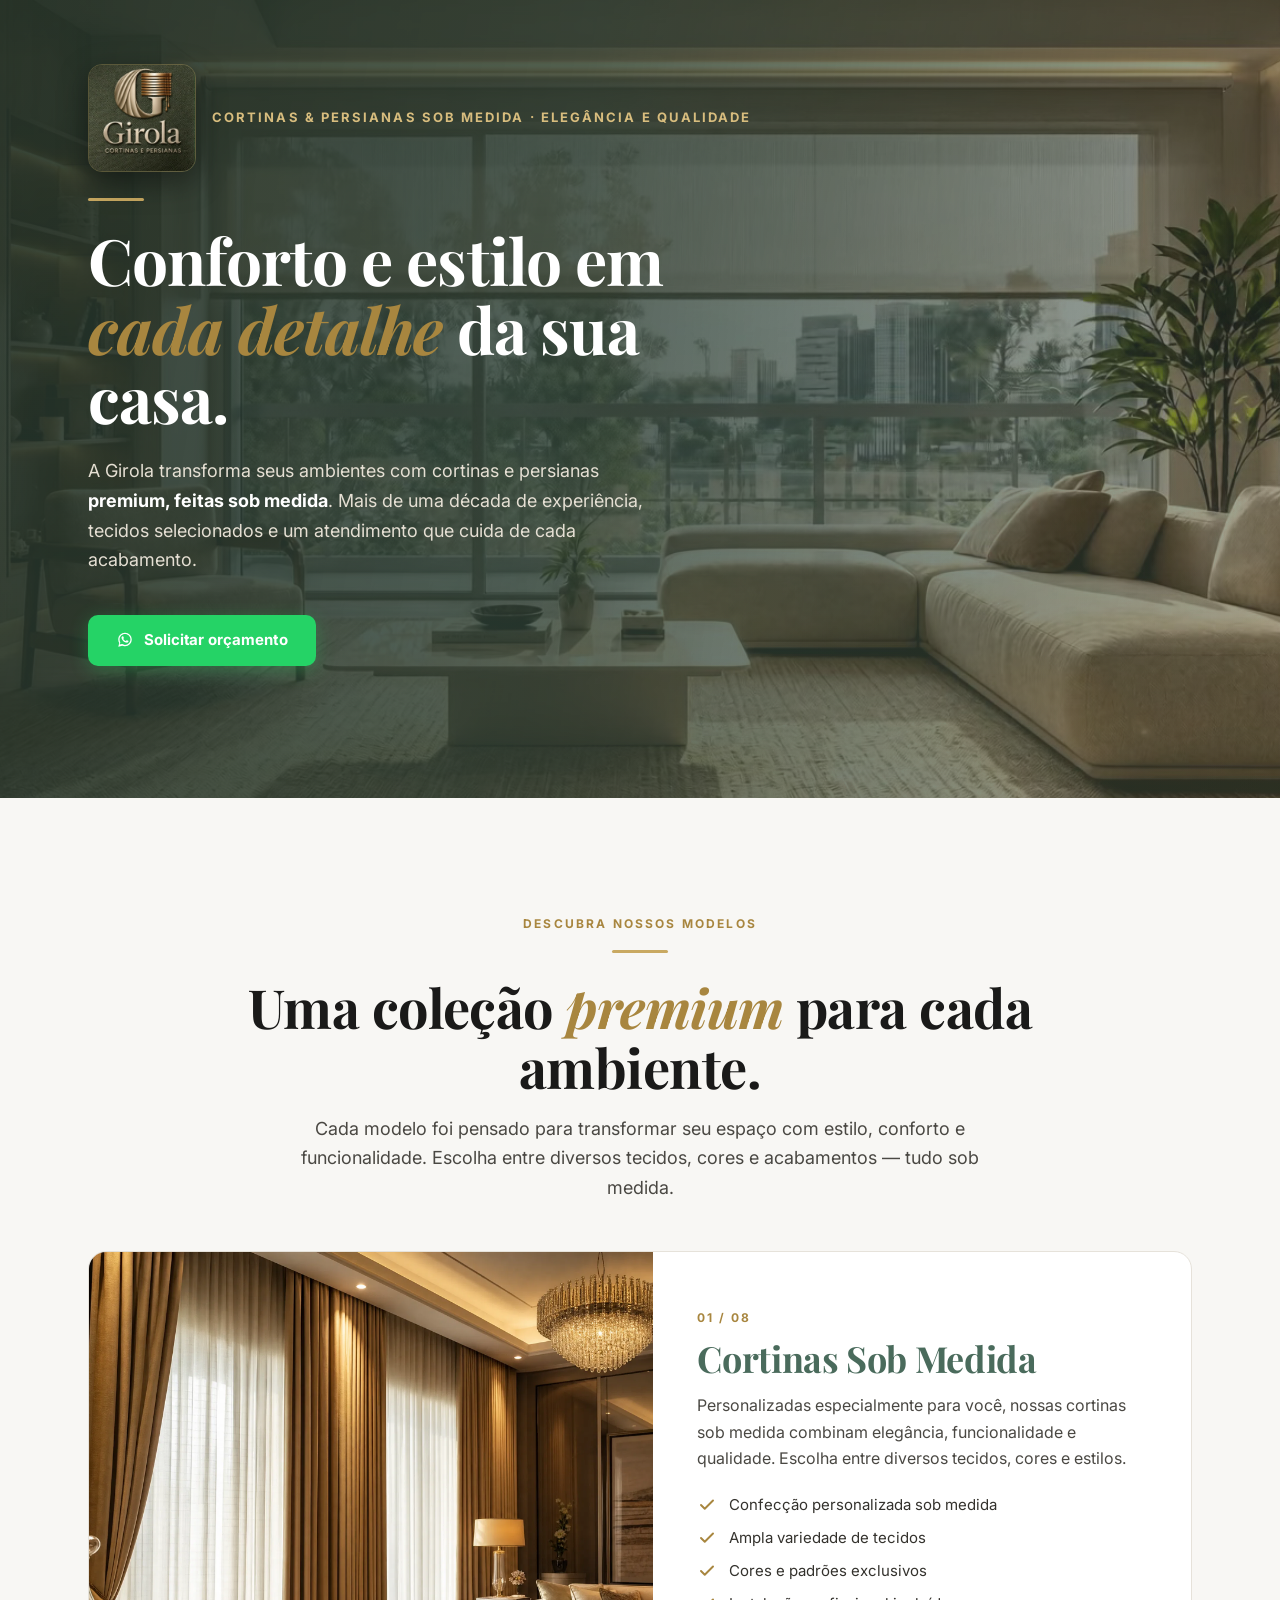
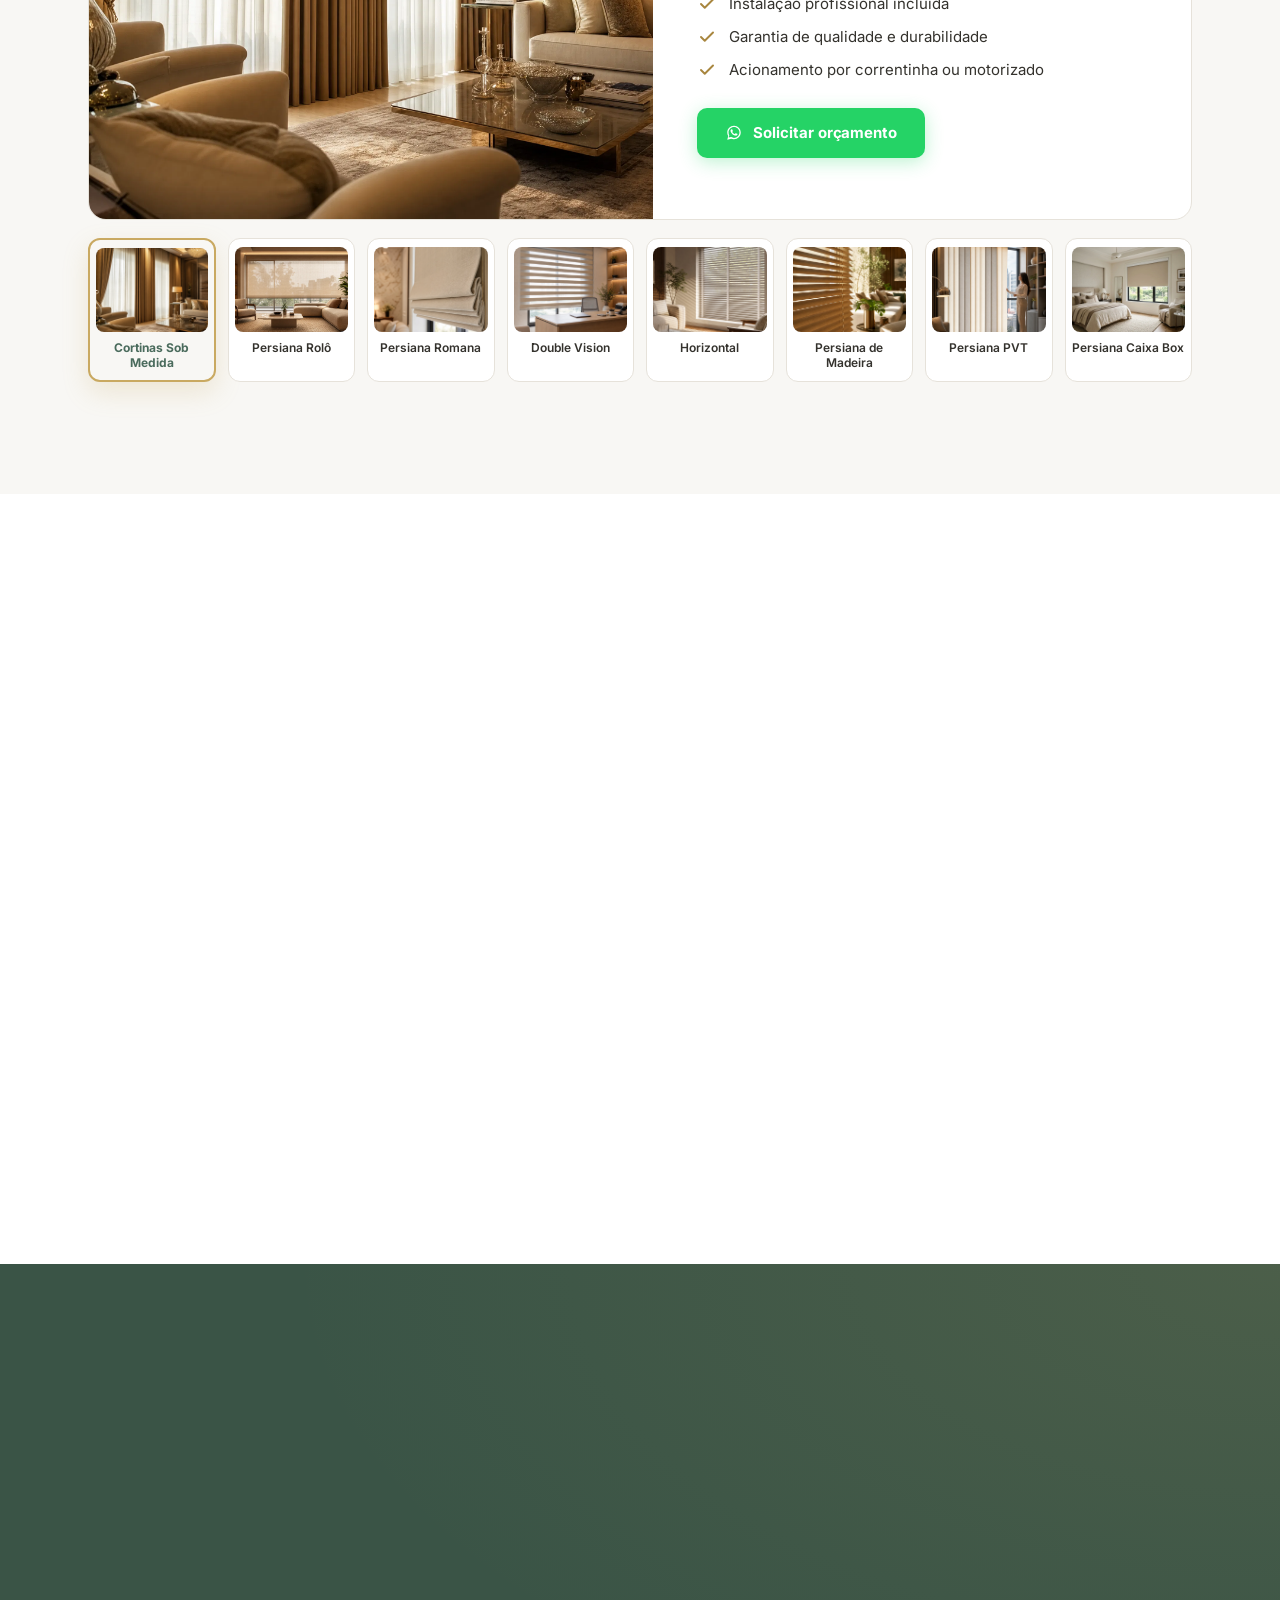
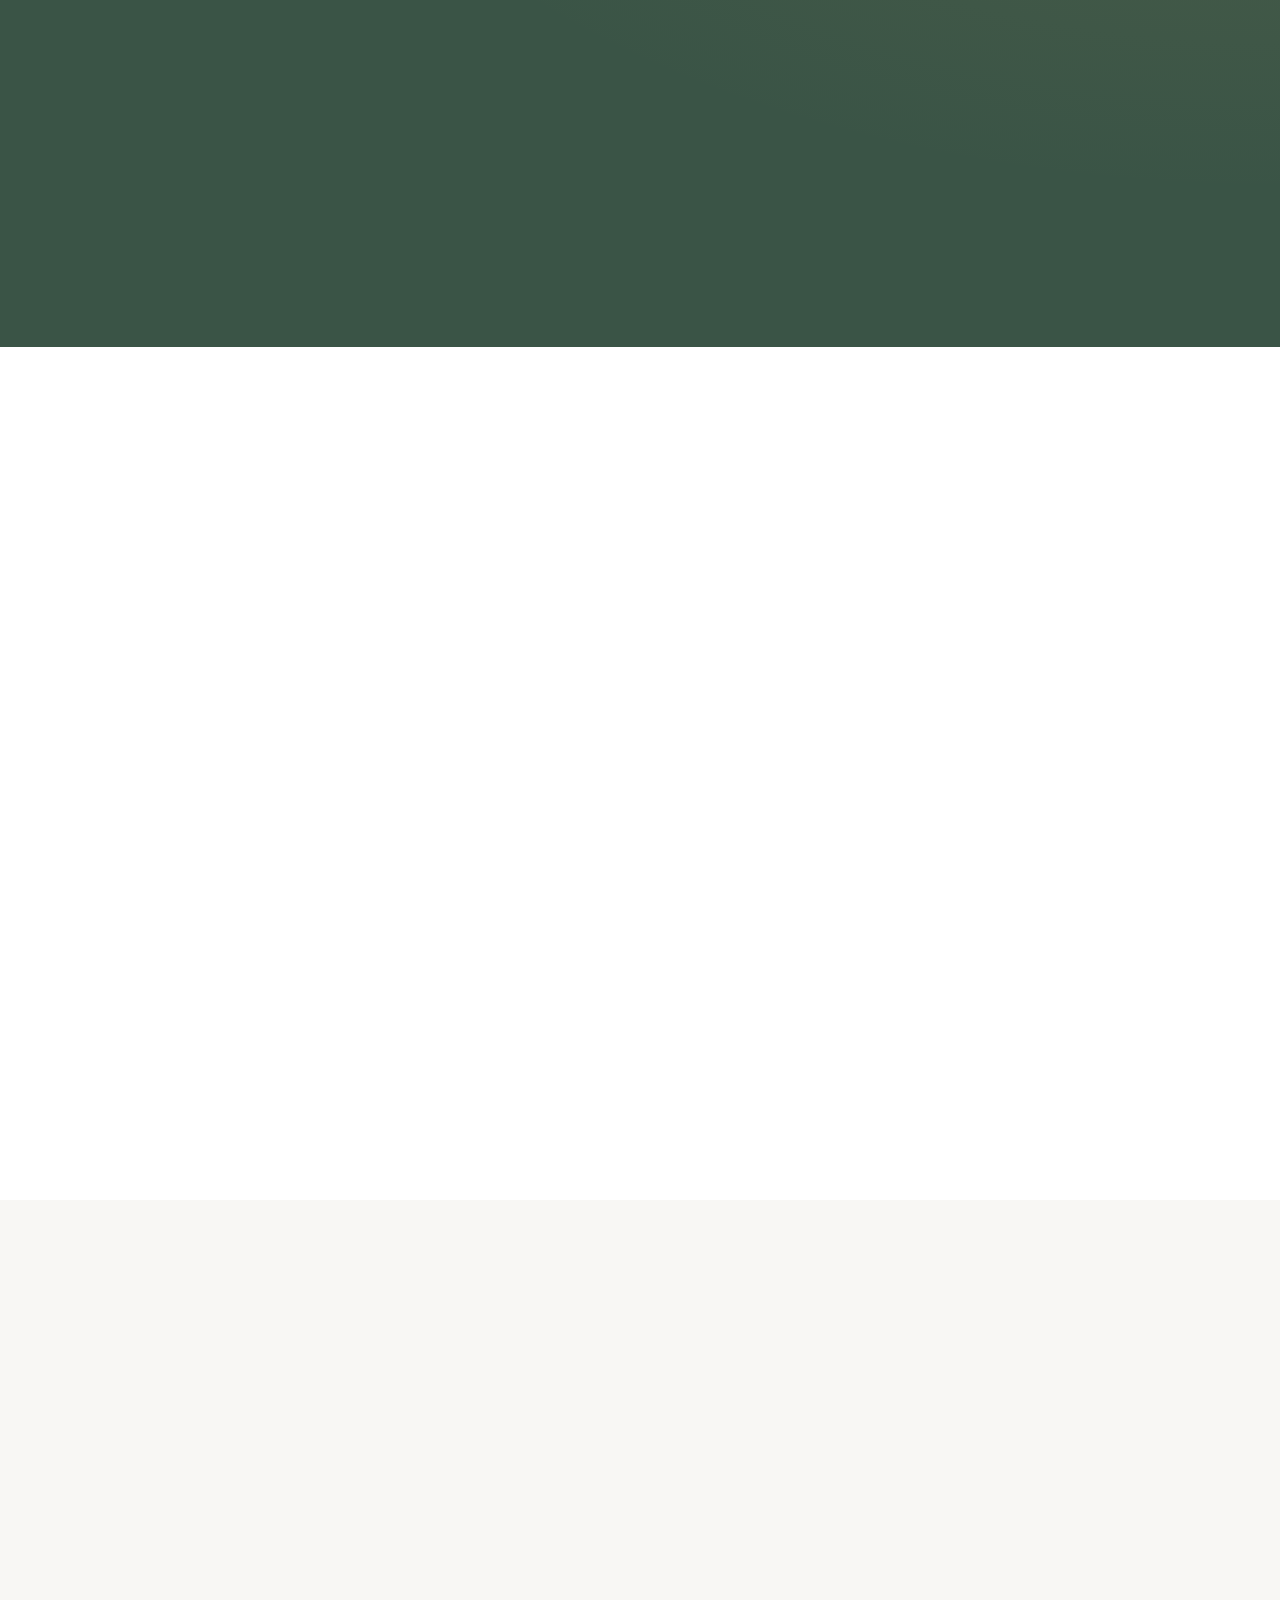
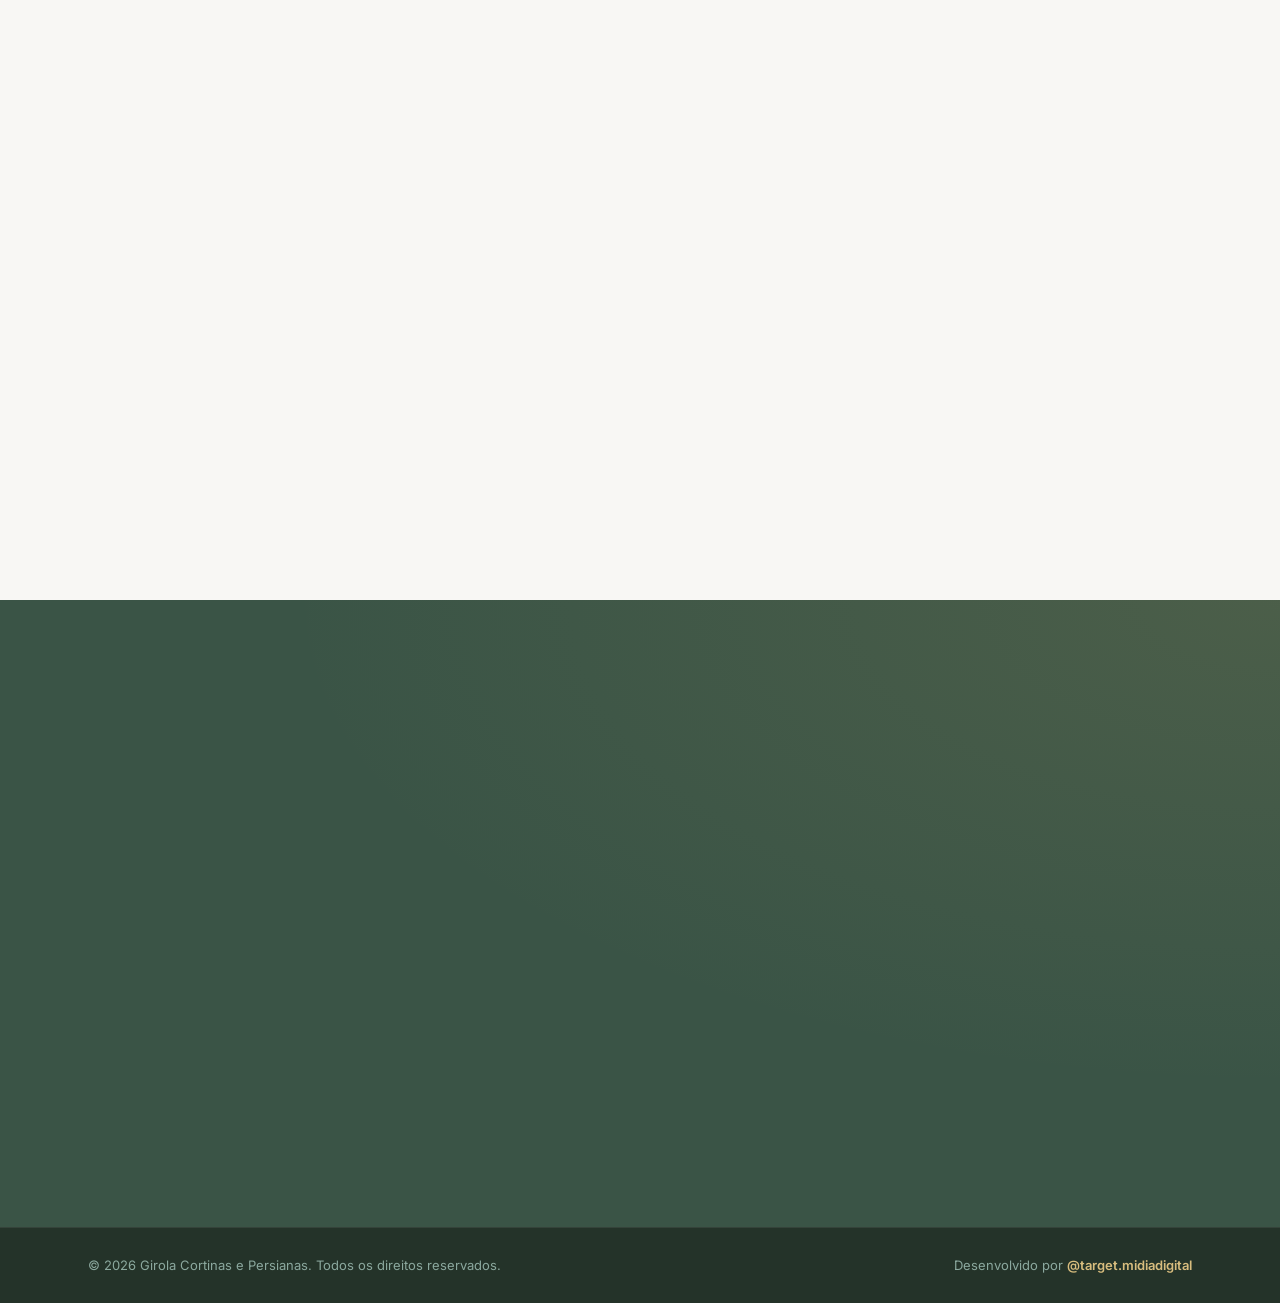
<file: index.html>
<!DOCTYPE html>
<html lang="pt-BR">
<head>
  <meta charset="UTF-8">
  <!-- Google Tag Manager -->
  <script>(function(w,d,s,l,i){w[l]=w[l]||[];w[l].push({'gtm.start':
  new Date().getTime(),event:'gtm.js'});var f=d.getElementsByTagName(s)[0],
  j=d.createElement(s),dl=l!='dataLayer'?'&l='+l:'';j.async=true;j.src=
  'https://www.googletagmanager.com/gtm.js?id='+i+dl;f.parentNode.insertBefore(j,f);
  })(window,document,'script','dataLayer','GTM-5LZ2KSHK');</script>
  <!-- End Google Tag Manager -->
  <meta name="viewport" content="width=device-width, initial-scale=1.0">
  <title>Girola Cortinas e Persianas — Cortinas e Persianas Sob Medida · Elegância e Qualidade</title>
  <meta name="description" content="Cortinas e persianas premium sob medida. Mais de 10 anos transformando espaços com elegância, conforto e qualidade. Rolô, Romana, Double Vision, Horizontal, Madeira, PVT e Caixa Box. Orçamento pelo WhatsApp (48) 98824-4446.">
  <link rel="icon" href="assets/logo.webp">
  <link rel="preconnect" href="https://fonts.googleapis.com">
  <link rel="preconnect" href="https://fonts.gstatic.com" crossorigin>
  <link href="https://fonts.googleapis.com/css2?family=Playfair+Display:wght@500;600;700&family=Inter:wght@400;500;600;700&display=swap" rel="stylesheet">
  <link rel="stylesheet" href="assets/style.css">
</head>
<body>
  <!-- Google Tag Manager (noscript) -->
  <noscript><iframe src="https://www.googletagmanager.com/ns.html?id=GTM-5LZ2KSHK"
  height="0" width="0" style="display:none;visibility:hidden"></iframe></noscript>
  <!-- End Google Tag Manager (noscript) -->

  <main>

    <!-- ═════════ HERO ═════════ -->
    <section id="hero" class="hero-bg">
      <video class="hero-video" autoplay muted loop playsinline webkit-playsinline preload="auto" poster="assets/hero.webp" disablepictureinpicture>
        <source src="assets/hero-loop.webm" type="video/webm">
        <source src="assets/hero-loop.mp4" type="video/mp4">
      </video>
      <div class="hero-overlay"></div>
      <div class="container hero-inner">
        <div class="hero-text reveal">
          <div class="hero-brand">
            <img src="assets/logo.webp" alt="Girola Cortinas e Persianas" class="hero-logo">
            <span class="hero-brand-text">Cortinas &amp; Persianas sob medida · Elegância e Qualidade</span>
          </div>
          <span class="gold-bar"></span>
          <h1 class="hero-title">
            Conforto e estilo em <span class="accent">cada detalhe</span> da sua casa.
          </h1>
          <p class="hero-sub">
            A Girola transforma seus ambientes com cortinas e persianas <strong>premium, feitas sob medida</strong>. Mais de uma década de experiência, tecidos selecionados e um atendimento que cuida de cada acabamento.
          </p>
          <div class="hero-cta-group">
            <a href="https://wa.me/5548988244446?text=Olá%20Girola!%20Gostaria%20de%20um%20orçamento%20de%20cortinas%2Fpersianas%20sob%20medida." target="_blank" rel="noopener" class="btn btn-wa">
              <span class="wa-icon" aria-hidden="true"></span>
              Solicitar orçamento
            </a>
          </div>
        </div>
      </div>
    </section>

    <!-- ═════════ DOBRA 2 · MODELOS ═════════ -->
    <section id="modelos" class="bg-soft">
      <div class="container">
        <div class="eyebrow-block reveal centered">
          <div class="section-tag">Descubra nossos modelos</div>
          <span class="gold-bar centered"></span>
          <h2 class="section-title">Uma coleção <span class="accent">premium</span> para cada ambiente.</h2>
          <p class="section-sub">Cada modelo foi pensado para transformar seu espaço com estilo, conforto e funcionalidade. Escolha entre diversos tecidos, cores e acabamentos — tudo sob medida.</p>
        </div>

        <div class="modelos-showcase reveal" id="modelos-showcase">
          <div class="showcase-stage">

              <article class="modelo-slide showcase-panel active">
                <div class="modelo-slide-photo"><img src="assets/cortina.webp" alt="Cortinas Sob Medida" loading="lazy"></div>
                <div class="modelo-slide-info">
                  <span class="modelo-slide-count">01 / 08</span>
                  <h3 class="modelo-slide-name">Cortinas Sob Medida</h3>
                  <p class="modelo-slide-desc">Personalizadas especialmente para você, nossas cortinas sob medida combinam elegância, funcionalidade e qualidade. Escolha entre diversos tecidos, cores e estilos.</p>
                  <ul class="modelo-slide-features">
                    <li><span class="feat-check"></span>Confecção personalizada sob medida</li>
                    <li><span class="feat-check"></span>Ampla variedade de tecidos</li>
                    <li><span class="feat-check"></span>Cores e padrões exclusivos</li>
                    <li><span class="feat-check"></span>Instalação profissional incluída</li>
                    <li><span class="feat-check"></span>Garantia de qualidade e durabilidade</li>
                    <li><span class="feat-check"></span>Acionamento por correntinha ou motorizado</li>
                  </ul>
                  <a href="https://wa.me/5548988244446?text=Olá%20Girola!%20Gostaria%20de%20um%20orçamento%20de%20cortinas%2Fpersianas%20sob%20medida.%20(*Cortinas%20Sob%20Medida*)" target="_blank" rel="noopener" class="btn btn-wa">
                    <span class="wa-icon" aria-hidden="true"></span>Solicitar orçamento
                  </a>
                </div>
              </article>

              <article class="modelo-slide showcase-panel">
                <div class="modelo-slide-photo"><img src="assets/persiana-rolo.webp" alt="Persiana Rolô" loading="lazy"></div>
                <div class="modelo-slide-info">
                  <span class="modelo-slide-count">02 / 08</span>
                  <h3 class="modelo-slide-name">Persiana Rolô</h3>
                  <p class="modelo-slide-desc">Moderna e funcional, a persiana rolô é perfeita para ambientes que exigem praticidade e elegância. Disponível em diversos tecidos e cores, oferece controle total de luminosidade com um toque suave.</p>
                  <ul class="modelo-slide-features">
                    <li><span class="feat-check"></span>Mecanismo suave e silencioso</li>
                    <li><span class="feat-check"></span>Múltiplas opções de tecido</li>
                    <li><span class="feat-check"></span>Fácil limpeza e manutenção</li>
                    <li><span class="feat-check"></span>Ideal para cozinhas e escritórios</li>
                    <li><span class="feat-check"></span>Disponível em blackout e tela solar</li>
                    <li><span class="feat-check"></span>Acionamento por correntinha ou motorizado</li>
                  </ul>
                  <a href="https://wa.me/5548988244446?text=Olá%20Girola!%20Gostaria%20de%20um%20orçamento%20de%20cortinas%2Fpersianas%20sob%20medida.%20(*Persiana%20Rolô*)" target="_blank" rel="noopener" class="btn btn-wa">
                    <span class="wa-icon" aria-hidden="true"></span>Solicitar orçamento
                  </a>
                </div>
              </article>

              <article class="modelo-slide showcase-panel">
                <div class="modelo-slide-photo"><img src="assets/persiana-romana.webp" alt="Persiana Romana" loading="lazy"></div>
                <div class="modelo-slide-info">
                  <span class="modelo-slide-count">03 / 08</span>
                  <h3 class="modelo-slide-name">Persiana Romana</h3>
                  <p class="modelo-slide-desc">Sofisticada e elegante, a persiana romana traz um toque de luxo a qualquer ambiente. Com suas dobras perfeitas, cria um visual refinado quando aberta ou fechada.</p>
                  <ul class="modelo-slide-features">
                    <li><span class="feat-check"></span>Design elegante e sofisticado</li>
                    <li><span class="feat-check"></span>Tecidos premium em várias cores</li>
                    <li><span class="feat-check"></span>Controle preciso de luz</li>
                    <li><span class="feat-check"></span>Perfeita para salas e quartos</li>
                    <li><span class="feat-check"></span>Instalação limpa sem caixilho aparente</li>
                    <li><span class="feat-check"></span>Acionamento por correntinha ou motorizado</li>
                  </ul>
                  <a href="https://wa.me/5548988244446?text=Olá%20Girola!%20Gostaria%20de%20um%20orçamento%20de%20cortinas%2Fpersianas%20sob%20medida.%20(*Persiana%20Romana*)" target="_blank" rel="noopener" class="btn btn-wa">
                    <span class="wa-icon" aria-hidden="true"></span>Solicitar orçamento
                  </a>
                </div>
              </article>

              <article class="modelo-slide showcase-panel">
                <div class="modelo-slide-photo"><img src="assets/persiana-double-vision.webp" alt="Persiana Double Vision" loading="lazy"></div>
                <div class="modelo-slide-info">
                  <span class="modelo-slide-count">04 / 08</span>
                  <h3 class="modelo-slide-name">Persiana Double Vision</h3>
                  <p class="modelo-slide-desc">Inovadora e versátil, a persiana double vision permite controlar a luminosidade em dois níveis diferentes. Perfeita para quem quer flexibilidade total no controle de luz.</p>
                  <ul class="modelo-slide-features">
                    <li><span class="feat-check"></span>Dois níveis de controle de luz</li>
                    <li><span class="feat-check"></span>Design moderno e minimalista</li>
                    <li><span class="feat-check"></span>Tecido de qualidade premium</li>
                    <li><span class="feat-check"></span>Ideal para salas de estar e escritórios</li>
                    <li><span class="feat-check"></span>Oferece privacidade sem perder claridade</li>
                    <li><span class="feat-check"></span>Acionamento por correntinha ou motorizado</li>
                  </ul>
                  <a href="https://wa.me/5548988244446?text=Olá%20Girola!%20Gostaria%20de%20um%20orçamento%20de%20cortinas%2Fpersianas%20sob%20medida.%20(*Persiana%20Double%20Vision*)" target="_blank" rel="noopener" class="btn btn-wa">
                    <span class="wa-icon" aria-hidden="true"></span>Solicitar orçamento
                  </a>
                </div>
              </article>

              <article class="modelo-slide showcase-panel">
                <div class="modelo-slide-photo"><img src="assets/persiana-horizontal.webp" alt="Persiana Horizontal" loading="lazy"></div>
                <div class="modelo-slide-info">
                  <span class="modelo-slide-count">05 / 08</span>
                  <h3 class="modelo-slide-name">Persiana Horizontal</h3>
                  <p class="modelo-slide-desc">Clássica e versátil, a persiana horizontal oferece controle preciso de luz e privacidade. Disponível em alumínio e madeira, combina funcionalidade com estilo.</p>
                  <ul class="modelo-slide-features">
                    <li><span class="feat-check"></span>Lâminas de 50mm com fita central em destaque</li>
                    <li><span class="feat-check"></span>Controle preciso de luz e privacidade</li>
                    <li><span class="feat-check"></span>Fácil limpeza e manutenção</li>
                    <li><span class="feat-check"></span>Ideal para todos os ambientes</li>
                    <li><span class="feat-check"></span>Excelente custo-benefício</li>
                    <li><span class="feat-check"></span>Acionamento por correntinha ou motorizado</li>
                  </ul>
                  <a href="https://wa.me/5548988244446?text=Olá%20Girola!%20Gostaria%20de%20um%20orçamento%20de%20cortinas%2Fpersianas%20sob%20medida.%20(*Persiana%20Horizontal*)" target="_blank" rel="noopener" class="btn btn-wa">
                    <span class="wa-icon" aria-hidden="true"></span>Solicitar orçamento
                  </a>
                </div>
              </article>

              <article class="modelo-slide showcase-panel">
                <div class="modelo-slide-photo"><img src="assets/persiana-madeira.webp" alt="Persiana de Madeira" loading="lazy"></div>
                <div class="modelo-slide-info">
                  <span class="modelo-slide-count">06 / 08</span>
                  <h3 class="modelo-slide-name">Persiana de Madeira</h3>
                  <p class="modelo-slide-desc">Clássica e atemporal, a persiana de madeira traz calor e naturalidade aos ambientes. Seus tons naturais combinam com qualquer estilo de decoração.</p>
                  <ul class="modelo-slide-features">
                    <li><span class="feat-check"></span>Madeira de qualidade premium</li>
                    <li><span class="feat-check"></span>Tons naturais e elegantes</li>
                    <li><span class="feat-check"></span>Durabilidade excepcional</li>
                    <li><span class="feat-check"></span>Fácil manutenção</li>
                    <li><span class="feat-check"></span>Perfeita para salas, quartos e escritórios</li>
                    <li><span class="feat-check"></span>Acionamento por correntinha ou motorizado</li>
                  </ul>
                  <a href="https://wa.me/5548988244446?text=Olá%20Girola!%20Gostaria%20de%20um%20orçamento%20de%20cortinas%2Fpersianas%20sob%20medida.%20(*Persiana%20de%20Madeira*)" target="_blank" rel="noopener" class="btn btn-wa">
                    <span class="wa-icon" aria-hidden="true"></span>Solicitar orçamento
                  </a>
                </div>
              </article>

              <article class="modelo-slide showcase-panel">
                <div class="modelo-slide-photo"><img src="assets/persiana-pvt.webp" alt="Persiana PVT - Painel Vertical Trilho" loading="lazy"></div>
                <div class="modelo-slide-info">
                  <span class="modelo-slide-count">07 / 08</span>
                  <h3 class="modelo-slide-name">Persiana PVT</h3>
                  <p class="modelo-slide-desc">Moderna e sofisticada, a persiana PVT (Painel Vertical Trilho) oferece uma solução elegante para grandes janelas e portas. Perfeita para ambientes contemporâneos.</p>
                  <ul class="modelo-slide-features">
                    <li><span class="feat-check"></span>Painéis verticais deslizantes</li>
                    <li><span class="feat-check"></span>Ideal para grandes aberturas</li>
                    <li><span class="feat-check"></span>Design minimalista e moderno</li>
                    <li><span class="feat-check"></span>Múltiplas cores e texturas</li>
                    <li><span class="feat-check"></span>Fácil operação e limpeza</li>
                    <li><span class="feat-check"></span>Acionamento por correntinha ou motorizado</li>
                  </ul>
                  <a href="https://wa.me/5548988244446?text=Olá%20Girola!%20Gostaria%20de%20um%20orçamento%20de%20cortinas%2Fpersianas%20sob%20medida.%20(*Persiana%20PVT*)" target="_blank" rel="noopener" class="btn btn-wa">
                    <span class="wa-icon" aria-hidden="true"></span>Solicitar orçamento
                  </a>
                </div>
              </article>

              <article class="modelo-slide showcase-panel">
                <div class="modelo-slide-photo"><img src="assets/persiana-caixa-box.webp" alt="Persiana Caixa Box" loading="lazy"></div>
                <div class="modelo-slide-info">
                  <span class="modelo-slide-count">08 / 08</span>
                  <h3 class="modelo-slide-name">Persiana Caixa Box</h3>
                  <p class="modelo-slide-desc">Blackout de alto desempenho: o tecido corre dentro de uma caixa superior de alumínio com guias laterais, bloqueando até 95% da luz. Acabamento limpo e contemporâneo, perfeito para quartos e salas de TV.</p>
                  <ul class="modelo-slide-features">
                    <li><span class="feat-check"></span>Bloqueio de até 95% da luz</li>
                    <li><span class="feat-check"></span>Caixa superior em alumínio com bandô integrado</li>
                    <li><span class="feat-check"></span>Guias laterais em alumínio para ótima vedação</li>
                    <li><span class="feat-check"></span>Acionamento por correntinha ou motorizado</li>
                    <li><span class="feat-check"></span>Ideal para quartos e salas de TV</li>
                  </ul>
                  <a href="https://wa.me/5548988244446?text=Olá%20Girola!%20Gostaria%20de%20um%20orçamento%20de%20cortinas%2Fpersianas%20sob%20medida.%20(*Persiana%20Caixa%20Box*)" target="_blank" rel="noopener" class="btn btn-wa">
                    <span class="wa-icon" aria-hidden="true"></span>Solicitar orçamento
                  </a>
                </div>
              </article>

          </div>

          <div class="showcase-thumbs" role="tablist" aria-label="Modelos de cortinas e persianas">
            <button class="showcase-thumb active" data-index="0">
              <span class="showcase-thumb-img"><img src="assets/cortina.webp" alt="" loading="lazy"></span>
              <span class="showcase-thumb-name">Cortinas Sob Medida</span>
            </button>
            <button class="showcase-thumb" data-index="1">
              <span class="showcase-thumb-img"><img src="assets/persiana-rolo.webp" alt="" loading="lazy"></span>
              <span class="showcase-thumb-name">Persiana Rolô</span>
            </button>
            <button class="showcase-thumb" data-index="2">
              <span class="showcase-thumb-img"><img src="assets/persiana-romana.webp" alt="" loading="lazy"></span>
              <span class="showcase-thumb-name">Persiana Romana</span>
            </button>
            <button class="showcase-thumb" data-index="3">
              <span class="showcase-thumb-img"><img src="assets/persiana-double-vision.webp" alt="" loading="lazy"></span>
              <span class="showcase-thumb-name">Double Vision</span>
            </button>
            <button class="showcase-thumb" data-index="4">
              <span class="showcase-thumb-img"><img src="assets/persiana-horizontal.webp" alt="" loading="lazy"></span>
              <span class="showcase-thumb-name">Horizontal</span>
            </button>
            <button class="showcase-thumb" data-index="5">
              <span class="showcase-thumb-img"><img src="assets/persiana-madeira.webp" alt="" loading="lazy"></span>
              <span class="showcase-thumb-name">Persiana de Madeira</span>
            </button>
            <button class="showcase-thumb" data-index="6">
              <span class="showcase-thumb-img"><img src="assets/persiana-pvt.webp" alt="" loading="lazy"></span>
              <span class="showcase-thumb-name">Persiana PVT</span>
            </button>
            <button class="showcase-thumb" data-index="7">
              <span class="showcase-thumb-img"><img src="assets/persiana-caixa-box.webp" alt="" loading="lazy"></span>
              <span class="showcase-thumb-name">Persiana Caixa Box</span>
            </button>
          </div>
        </div>
      </div>
    </section>

    <!-- ═════════ DOBRA 3 · POR QUE GIROLA ═════════ -->
    <section id="por-que">
      <div class="container">
        <div class="eyebrow-block reveal centered">
          <div class="section-tag">Por que escolher a Girola</div>
          <span class="gold-bar centered"></span>
          <h2 class="section-title">Muito mais do que <span class="accent">persianas</span>.</h2>
          <p class="section-sub">Oferecemos qualidade, confiança e um atendimento excepcional — do primeiro contato à instalação final.</p>
        </div>

        <div class="motivos-grid">
          <div class="motivo-card reveal" data-stagger="0">
            <div class="motivo-icon">
              <svg viewBox="0 0 24 24" fill="none" stroke="currentColor" stroke-width="1.7" stroke-linecap="round" stroke-linejoin="round"><polygon points="6 3 18 3 22 9 12 22 2 9"/><path d="M11 3 8 9l4 13 4-13-3-6"/><path d="M2 9h20"/></svg>
            </div>
            <h3 class="motivo-title">Qualidade Premium</h3>
            <p class="motivo-text">Produtos de alta qualidade, selecionados com rigor para garantir durabilidade e beleza em cada detalhe.</p>
          </div>
          <div class="motivo-card reveal" data-stagger="1">
            <div class="motivo-icon">
              <svg viewBox="0 0 24 24" fill="none" stroke="currentColor" stroke-width="1.7" stroke-linecap="round" stroke-linejoin="round"><circle cx="12" cy="8" r="6"/><path d="M8.21 13.89 7 22l5-3 5 3-1.21-8.11"/></svg>
            </div>
            <h3 class="motivo-title">Expertise Reconhecida</h3>
            <p class="motivo-text">Conhecimento profundo em todos os tipos de persianas e cortinas. Indicamos a solução certa para o seu ambiente.</p>
          </div>
          <div class="motivo-card reveal" data-stagger="2">
            <div class="motivo-icon">
              <svg viewBox="0 0 24 24" fill="none" stroke="currentColor" stroke-width="1.7" stroke-linecap="round" stroke-linejoin="round"><path d="M20 13c0 5-3.5 7.5-7.66 8.95a1 1 0 0 1-.67-.01C7.5 20.5 4 18 4 13V6a1 1 0 0 1 1-1c2 0 4.5-1.2 6.24-2.72a1.17 1.17 0 0 1 1.52 0C14.51 3.81 17 5 19 5a1 1 0 0 1 1 1z"/><path d="m9 12 2 2 4-4"/></svg>
            </div>
            <h3 class="motivo-title">Confiança Comprovada</h3>
            <p class="motivo-text">Mais de uma década no ramo e milhares de clientes que confiam nos nossos produtos e serviços.</p>
          </div>
          <div class="motivo-card reveal" data-stagger="3">
            <div class="motivo-icon">
              <svg viewBox="0 0 24 24" fill="none" stroke="currentColor" stroke-width="1.7" stroke-linecap="round" stroke-linejoin="round"><path d="M3.85 8.62a4 4 0 0 1 4.78-4.77 4 4 0 0 1 6.74 0 4 4 0 0 1 4.78 4.78 4 4 0 0 1 0 6.74 4 4 0 0 1-4.77 4.78 4 4 0 0 1-6.75 0 4 4 0 0 1-4.78-4.77 4 4 0 0 1 0-6.76Z"/><path d="m9 12 2 2 4-4"/></svg>
            </div>
            <h3 class="motivo-title">Garantia Total</h3>
            <p class="motivo-text">Todos os nossos produtos possuem garantia de qualidade e durabilidade — tranquilidade na sua compra.</p>
          </div>
        </div>
      </div>
    </section>

    <!-- ═════════ DOBRA 4 · SOBRE / EXPERIÊNCIA ═════════ -->
    <section id="sobre" class="dark">
      <div class="container">
        <div class="sobre-grid">
          <div class="sobre-content reveal">
            <div class="section-tag on-dark sobre-eyebrow">
              <svg viewBox="0 0 24 24" fill="none" stroke="currentColor" stroke-width="1.7" stroke-linecap="round" stroke-linejoin="round"><circle cx="12" cy="8" r="6"/><path d="M8.21 13.89 7 22l5-3 5 3-1.21-8.11"/></svg>
              Nossa História
            </div>
            <h2 class="section-title">Mais de 10 Anos de Excelência</h2>
            <p class="sobre-bio">
              A Girola Cortinas e Persianas vem transformando espaços com elegância e qualidade. Com mais de uma década de experiência no ramo, consolidamos nossa reputação como referência em soluções de cortinas e persianas premium.
            </p>
            <p class="sobre-bio">
              Nossa trajetória é marcada pelo compromisso com a excelência, inovação constante e atendimento personalizado. Cada projeto realizado reflete nossa dedicação em entregar produtos e serviços que superam as expectativas dos nossos clientes.
            </p>
          </div>
          <div class="sobre-card reveal">
            <div class="sobre-feature">
              <div class="sobre-feature-icon">
                <svg viewBox="0 0 24 24" fill="none" stroke="currentColor" stroke-width="1.7" stroke-linecap="round" stroke-linejoin="round"><circle cx="12" cy="8" r="6"/><path d="M8.21 13.89 7 22l5-3 5 3-1.21-8.11"/></svg>
              </div>
              <div class="sobre-feature-text">
                <h3>Confiança Comprovada</h3>
                <p>Milhares de clientes confiam em nossos produtos e serviços.</p>
              </div>
            </div>
            <div class="sobre-feature">
              <div class="sobre-feature-icon">
                <svg viewBox="0 0 24 24" fill="none" stroke="currentColor" stroke-width="1.7" stroke-linecap="round" stroke-linejoin="round"><circle cx="12" cy="8" r="6"/><path d="M8.21 13.89 7 22l5-3 5 3-1.21-8.11"/></svg>
              </div>
              <div class="sobre-feature-text">
                <h3>Expertise Reconhecida</h3>
                <p>Conhecimento profundo em todos os tipos de persianas e cortinas.</p>
              </div>
            </div>
            <div class="sobre-feature">
              <div class="sobre-feature-icon">
                <svg viewBox="0 0 24 24" fill="none" stroke="currentColor" stroke-width="1.7" stroke-linecap="round" stroke-linejoin="round"><circle cx="12" cy="8" r="6"/><path d="M8.21 13.89 7 22l5-3 5 3-1.21-8.11"/></svg>
              </div>
              <div class="sobre-feature-text">
                <h3>Inovação Contínua</h3>
                <p>Sempre atualizados com as últimas tendências e tecnologias.</p>
              </div>
            </div>
          </div>
        </div>
      </div>
    </section>

    <!-- ═════════ DOBRA 5 · COMO FUNCIONA ═════════ -->
    <section id="como-funciona">
      <div class="container">
        <div class="eyebrow-block reveal centered">
          <div class="section-tag">Como funciona</div>
          <span class="gold-bar centered"></span>
          <h2 class="section-title">Do <span class="accent">primeiro contato</span> à instalação.</h2>
          <p class="section-sub">Um processo simples e sem complicação para você ter o ambiente dos seus sonhos.</p>
        </div>

        <div class="passos-grid reveal">
          <div class="passo-card">
            <div class="passo-num">01</div>
            <h3 class="passo-name">Conte sua ideia</h3>
            <p class="passo-desc">Você nos chama no WhatsApp e conta como é o ambiente e o que procura. Tiramos todas as dúvidas sobre modelos e tecidos.</p>
          </div>
          <div class="passo-card">
            <div class="passo-num">02</div>
            <h3 class="passo-name">Medição sob medida</h3>
            <p class="passo-desc">Avaliamos as medidas certas para o seu espaço, garantindo um caimento perfeito e o melhor aproveitamento da luz.</p>
          </div>
          <div class="passo-card">
            <div class="passo-num">03</div>
            <h3 class="passo-name">Escolha e orçamento</h3>
            <p class="passo-desc">Você escolhe entre diversos tecidos, cores e estilos. Apresentamos um orçamento transparente, sem surpresas.</p>
          </div>
          <div class="passo-card">
            <div class="passo-num">04</div>
            <h3 class="passo-name">Confecção e instalação</h3>
            <p class="passo-desc">Confeccionamos com tecidos premium e instalamos com cuidado. Seu ambiente transformado, com garantia de qualidade.</p>
          </div>
        </div>

        <div class="section-cta reveal">
          <a href="https://wa.me/5548988244446?text=Olá%20Girola!%20Gostaria%20de%20um%20orçamento%20de%20cortinas%2Fpersianas%20sob%20medida." target="_blank" rel="noopener" class="btn btn-wa btn-lg">
            <span class="wa-icon" aria-hidden="true"></span>
            Começar meu orçamento
          </a>
        </div>
      </div>
    </section>

    <!-- ═════════ DOBRA 6 · FAQ ═════════ -->
    <section id="faq" class="bg-soft">
      <div class="container">
        <div class="eyebrow-block reveal centered">
          <div class="section-tag">Dúvidas frequentes</div>
          <span class="gold-bar centered"></span>
          <h2 class="section-title">Perguntas que a gente <span class="accent">mais escuta</span>.</h2>
        </div>

        <div class="faq-list reveal">
          <div class="faq-item">
            <button class="faq-question">
              <span><span class="faq-num">01</span>Vocês fazem cortinas e persianas sob medida?</span>
              <span class="faq-toggle">+</span>
            </button>
            <div class="faq-answer">
              Sim! Todas as nossas cortinas e persianas são confeccionadas sob medida, especialmente para o seu ambiente. Você escolhe entre diversos tecidos, cores e estilos, e garantimos o caimento e o acabamento perfeitos.
            </div>
          </div>
          <div class="faq-item">
            <button class="faq-question">
              <span><span class="faq-num">02</span>Como funciona a medição?</span>
              <span class="faq-toggle">+</span>
            </button>
            <div class="faq-answer">
              Após o primeiro contato pelo WhatsApp, avaliamos as medidas certas do seu espaço para garantir um caimento perfeito e o melhor aproveitamento da luz. A partir disso, montamos um orçamento personalizado.
            </div>
          </div>
          <div class="faq-item">
            <button class="faq-question">
              <span><span class="faq-num">03</span>Qual modelo de persiana é o ideal para mim?</span>
              <span class="faq-toggle">+</span>
            </button>
            <div class="faq-answer">
              Depende do ambiente e do que você procura: a Rolô é prática e moderna, a Romana traz um toque de luxo, a Double Vision controla a luz em dois níveis, a Horizontal oferece controle preciso, a de Madeira aquece o ambiente, a PVT é ideal para grandes janelas e portas e a Caixa Box garante alto escurecimento (até 95%) para quartos e salas de TV. Conte como é o seu espaço que indicamos a melhor solução.
            </div>
          </div>
          <div class="faq-item">
            <button class="faq-question">
              <span><span class="faq-num">04</span>Os produtos têm garantia?</span>
              <span class="faq-toggle">+</span>
            </button>
            <div class="faq-answer">
              Sim. Todos os nossos produtos possuem garantia de qualidade e durabilidade, oferecendo total tranquilidade na sua compra. Trabalhamos apenas com tecidos e materiais premium, selecionados com rigor.
            </div>
          </div>
          <div class="faq-item">
            <button class="faq-question">
              <span><span class="faq-num">05</span>Quanto tempo leva para ficar pronto?</span>
              <span class="faq-toggle">+</span>
            </button>
            <div class="faq-answer">
              O prazo varia conforme o modelo, o tecido escolhido e a quantidade de ambientes. Assim que entendemos o seu projeto, informamos o prazo de confecção e instalação junto ao orçamento — sempre com transparência.
            </div>
          </div>
          <div class="faq-item">
            <button class="faq-question">
              <span><span class="faq-num">06</span>Como peço um orçamento?</span>
              <span class="faq-toggle">+</span>
            </button>
            <div class="faq-answer">
              É só clicar em qualquer botão desta página ou chamar no WhatsApp (48) 98824-4446. Conte como é o seu ambiente e qual modelo te interessa — respondemos com todas as informações e o orçamento personalizado.
            </div>
          </div>
        </div>
      </div>
    </section>

    <!-- ═════════ DOBRA 8 · CTA FINAL ═════════ -->
    <section id="cta-final" class="dark">
      <div class="container">
        <div class="cta-final-box reveal">
          <div class="section-tag on-dark">Próximo passo</div>
          <span class="gold-bar centered"></span>
          <h2 class="section-title">Vamos transformar o seu <span class="accent">ambiente</span>.</h2>
          <p class="cta-final-sub">Mande uma mensagem no WhatsApp contando como é o seu espaço e qual modelo te interessa. A gente retorna com as informações e o orçamento sob medida para você.</p>

          <a href="https://wa.me/5548988244446?text=Olá%20Girola!%20Gostaria%20de%20um%20orçamento%20de%20cortinas%2Fpersianas%20sob%20medida." target="_blank" rel="noopener" class="btn btn-wa btn-xl">
            <span class="wa-icon" aria-hidden="true"></span>
            Fale conosco no WhatsApp
          </a>
        </div>
      </div>
    </section>

  </main>

  <footer>
    <div class="container footer-bar">
      <div class="footer-copy">© 2026 Girola Cortinas e Persianas. Todos os direitos reservados.</div>
      <div class="footer-credit">Desenvolvido por
        <a href="https://www.instagram.com/target.midiadigital/" target="_blank" rel="noopener">@target.midiadigital</a>
      </div>
    </div>
  </footer>

  <script src="assets/script.js"></script>
</body>
</html>
</file>
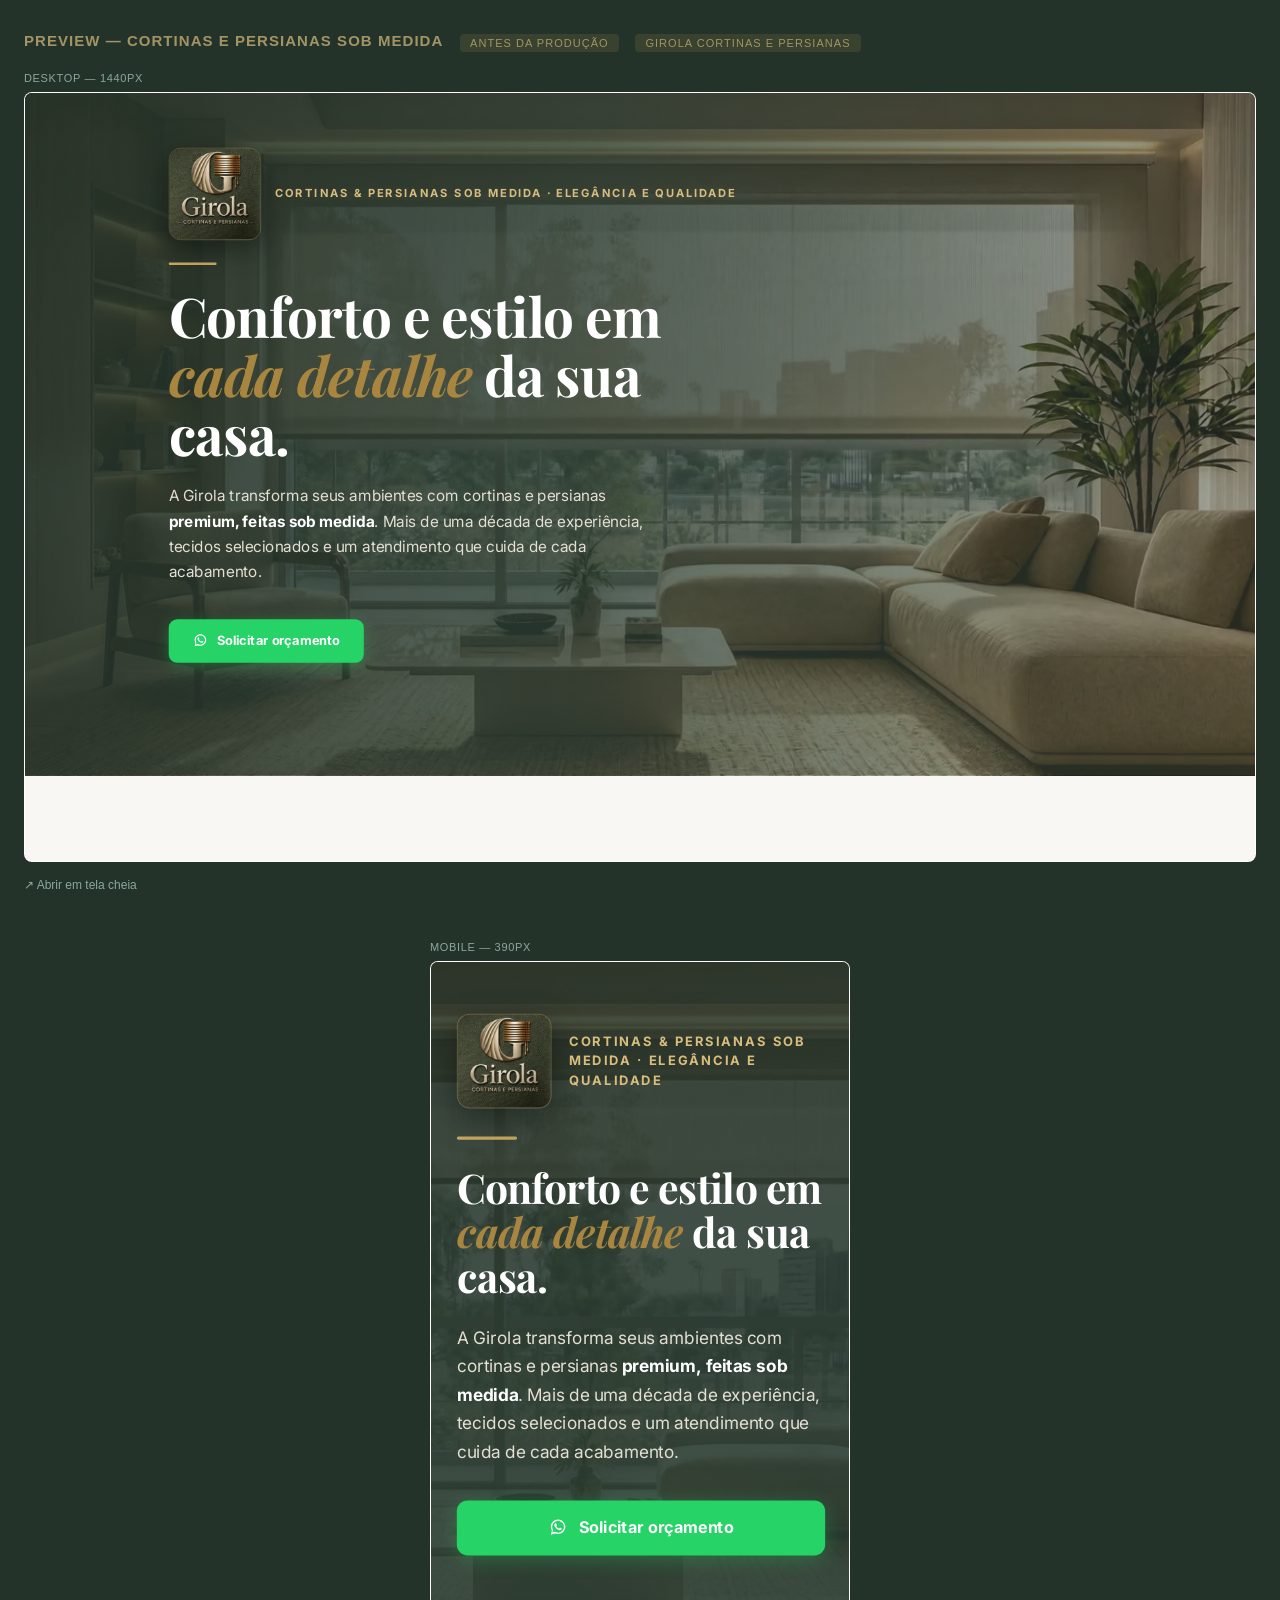
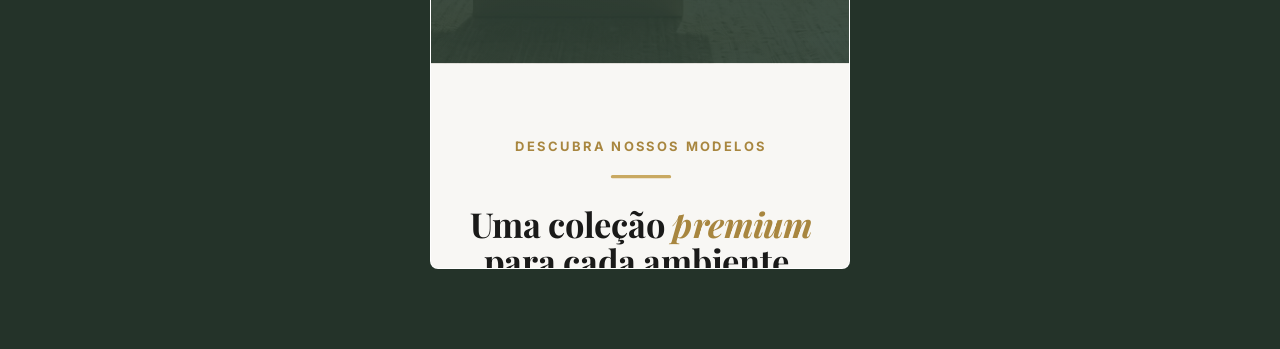
<file: preview.html>
<!DOCTYPE html>
<html lang="pt-BR">
<head>
  <meta charset="UTF-8">
  <title>Preview — Girola Cortinas e Persianas</title>
  <style>
    * { margin: 0; padding: 0; box-sizing: border-box; }
    body { background: #243329; font-family: sans-serif; padding: 32px 24px; }
    .preview-header {
      color: #fff; font-size: 13px; letter-spacing: 0.08em; text-transform: uppercase;
      margin-bottom: 20px; opacity: 0.7;
    }
    .preview-header strong { opacity: 1; color: #d8bd7e; font-size: 15px; }
    .preview-badge {
      display: inline-block; background: rgba(201,169,97,0.18); color: #d8bd7e;
      font-size: 11px; padding: 3px 10px; border-radius: 4px; margin-left: 12px; vertical-align: middle;
    }
    .device-wrapper { position: relative; width: 100%; max-width: 1440px; margin: 0 auto 48px; }
    .device-label { color: #8ba89e; font-size: 11px; letter-spacing: 0.06em; text-transform: uppercase; margin-bottom: 8px; }
    .iframe-container {
      position: relative; width: 100%;
      border: 1px solid rgba(255,255,255,0.12); border-radius: 8px; overflow: hidden; background: #fff;
    }
    .iframe-desktop { width: 1440px; height: 900px; transform-origin: top left; }
    .iframe-mobile { width: 390px; height: 844px; transform-origin: top left; }
    iframe { border: none; display: block; }
    .open-link { display: inline-block; margin-top: 16px; color: #8ba89e; font-size: 12px; text-decoration: none; }
    .open-link:hover { color: #d8bd7e; }
  </style>
</head>
<body>
  <div class="preview-header">
    <strong>Preview — Cortinas e Persianas Sob Medida</strong>
    <span class="preview-badge">Antes da produção</span>
    <span class="preview-badge">Girola Cortinas e Persianas</span>
  </div>

  <div class="device-wrapper" id="desktop-wrapper">
    <div class="device-label">Desktop — 1440px</div>
    <div class="iframe-container" id="desktop-container">
      <iframe id="iframe-desktop" class="iframe-desktop" src="index.html"></iframe>
    </div>
    <a class="open-link" href="index.html" target="_blank">↗ Abrir em tela cheia</a>
  </div>

  <div class="device-wrapper" id="mobile-wrapper" style="max-width: 420px;">
    <div class="device-label">Mobile — 390px</div>
    <div class="iframe-container" id="mobile-container">
      <iframe id="iframe-mobile" class="iframe-mobile" src="index.html"></iframe>
    </div>
  </div>

  <script>
    function scaleIframes() {
      const desktopContainer = document.getElementById('desktop-container');
      const iframeDesktop = document.getElementById('iframe-desktop');
      const desktopScale = desktopContainer.offsetWidth / 1440;
      iframeDesktop.style.transform = `scale(${desktopScale})`;
      desktopContainer.style.height = (900 * desktopScale) + 'px';

      const mobileContainer = document.getElementById('mobile-container');
      const iframeMobile = document.getElementById('iframe-mobile');
      const mobileScale = mobileContainer.offsetWidth / 390;
      iframeMobile.style.transform = `scale(${mobileScale})`;
      mobileContainer.style.height = (844 * mobileScale) + 'px';
    }
    scaleIframes();
    window.addEventListener('resize', scaleIframes);
  </script>
</body>
</html>
</file>
<file: assets/style.css>
/* ============================================
   Girola Cortinas e Persianas — Landing Page
   ============================================ */

:root {
  /* Brand — verde + dourado */
  --green: #4a6b5c;
  --green-light: #6b8e7d;
  --green-soft: #8ba89e;
  --green-deep: #3a5446;
  --green-darker: #2c3f35;
  --green-darkest: #243329;

  --gold: #c9a961;
  --gold-bright: #d8bd7e;
  --gold-deep: #a8863f;
  --gold-hover: #b89550;

  /* Beges / neutros */
  --cream: #f8f7f4;
  --beige: #e8d5b7;
  --beige-light: #e5dfd3;
  --taupe: #d1c4b0;

  --ink: #1a1a19;
  --charcoal: #34322d;
  --gray-700: #4a4843;
  --gray-500: #858481;
  --gray-300: #cfcbc2;
  --gray-200: #e6e2da;
  --gray-100: #f0ede7;
  --white: #ffffff;

  /* WhatsApp */
  --wa-green: #25D366;
  --wa-green-hover: #1FB955;

  /* Fonts */
  --font-title: 'Playfair Display', Georgia, serif;
  --font-body: 'Inter', system-ui, -apple-system, sans-serif;

  /* Layout */
  --max-w: 1200px;
  --radius: 10px;
}

* { box-sizing: border-box; margin: 0; padding: 0; }

html { scroll-behavior: smooth; }

body {
  font-family: var(--font-body);
  font-size: 16px;
  line-height: 1.5;
  color: var(--ink);
  background: var(--white);
  -webkit-font-smoothing: antialiased;
  -moz-osx-font-smoothing: grayscale;
}

img { max-width: 100%; height: auto; display: block; }
a { color: inherit; text-decoration: none; }
button { border: none; background: none; cursor: pointer; font: inherit; color: inherit; }

/* ============================================ LAYOUT BASE ============================================ */
.container {
  width: 100%;
  max-width: var(--max-w);
  margin: 0 auto;
  padding: 0 24px;
}
@media (min-width: 768px) { .container { padding: 0 48px; } }

section { padding: 64px 0; position: relative; }
@media (min-width: 768px) { section { padding: 112px 0; } }

section.dark {
  background:
    radial-gradient(ellipse at top right, rgba(201, 169, 97, 0.12), transparent 55%),
    var(--green-deep);
  color: var(--white);
}
section.bg-soft { background: var(--cream); }

section:not(.bg-soft):not(.dark) + section:not(.bg-soft):not(.dark),
section.bg-soft + section.bg-soft,
section.dark + section.dark { padding-top: 24px; }
@media (min-width: 768px) {
  section:not(.bg-soft):not(.dark) + section:not(.bg-soft):not(.dark),
  section.bg-soft + section.bg-soft,
  section.dark + section.dark { padding-top: 48px; }
}

/* ============================================ WHATSAPP ICON ============================================ */
.wa-icon {
  display: inline-block;
  width: 18px;
  height: 18px;
  background-image: url("data:image/svg+xml;utf8,<svg xmlns='http://www.w3.org/2000/svg' viewBox='0 0 32 32' fill='white'><path d='M16.001 3C9.373 3 4 8.373 4 15c0 2.32.667 4.487 1.812 6.32L4 28l6.943-1.776A11.95 11.95 0 0 0 16 27c6.627 0 12-5.373 12-12S22.628 3 16.001 3zm0 21.667a9.65 9.65 0 0 1-4.93-1.346l-.353-.21-4.124 1.057 1.1-4.012-.23-.367A9.66 9.66 0 0 1 6.333 15c0-5.335 4.333-9.667 9.667-9.667S25.667 9.665 25.667 15s-4.333 9.667-9.666 9.667zm5.535-7.197c-.305-.152-1.803-.892-2.082-.992-.279-.103-.482-.152-.685.152s-.787.992-.965 1.195c-.178.203-.357.227-.661.075-.305-.152-1.286-.474-2.45-1.51-.905-.808-1.516-1.804-1.693-2.108-.178-.305-.019-.469.134-.62.137-.137.305-.357.457-.535.152-.178.203-.305.305-.508.102-.203.05-.381-.025-.533-.075-.152-.685-1.65-.938-2.262-.247-.594-.499-.514-.685-.523l-.583-.011a1.124 1.124 0 0 0-.812.381c-.279.305-1.066 1.042-1.066 2.54s1.092 2.946 1.245 3.149c.152.203 2.151 3.282 5.213 4.602.729.314 1.298.501 1.741.642.731.232 1.397.199 1.923.121.587-.088 1.803-.738 2.058-1.451.255-.713.255-1.323.178-1.451-.075-.127-.279-.203-.583-.355z'/></svg>");
  background-repeat: no-repeat;
  background-position: center;
  background-size: contain;
}

/* ============================================ BUTTONS ============================================ */
.btn {
  display: inline-flex;
  align-items: center;
  justify-content: center;
  gap: 10px;
  padding: 14px 28px;
  border-radius: var(--radius);
  font-family: var(--font-body);
  font-size: 15px;
  font-weight: 700;
  letter-spacing: -0.005em;
  cursor: pointer;
  transition: background 0.2s ease, transform 0.15s ease, box-shadow 0.2s ease;
  border: none;
  white-space: nowrap;
}

.btn-gold {
  background: var(--gold);
  color: var(--green-darkest);
  box-shadow: 0 4px 18px rgba(201, 169, 97, 0.3);
}
.btn-gold:hover {
  background: var(--gold-bright);
  transform: translateY(-2px);
  box-shadow: 0 8px 26px rgba(201, 169, 97, 0.42);
}

.btn-wa {
  background: var(--wa-green);
  color: var(--white);
  box-shadow: 0 4px 18px rgba(37, 211, 102, 0.3);
}
.btn-wa:hover {
  background: var(--wa-green-hover);
  transform: translateY(-2px);
  box-shadow: 0 8px 26px rgba(37, 211, 102, 0.42);
}

.btn-ghost {
  background: transparent;
  color: var(--white);
  border: 1.5px solid rgba(255, 255, 255, 0.35);
}
.btn-ghost:hover { border-color: var(--gold-bright); color: var(--gold-bright); background: rgba(255, 255, 255, 0.04); }

.btn-lg { padding: 18px 36px; font-size: 17px; }
.btn-xl { padding: 22px 44px; font-size: 18px; }

/* ============================================ ATOMS ============================================ */
.accent { color: var(--gold-deep); font-style: italic; }
section.dark .accent { color: var(--gold-bright); }

.gold-bar {
  display: block;
  width: 56px;
  height: 3px;
  background: var(--gold);
  margin: 16px 0 24px;
  border-radius: 2px;
}
.gold-bar.centered { margin-left: auto; margin-right: auto; }

.eyebrow-block { margin-bottom: 32px; }
@media (min-width: 768px) { .eyebrow-block { margin-bottom: 48px; } }
.eyebrow-block.centered { text-align: center; }
.eyebrow-block.centered .section-title,
.eyebrow-block.centered .section-sub { margin-left: auto; margin-right: auto; }

.section-tag {
  display: inline-block;
  font-family: var(--font-body);
  font-size: 12px;
  font-weight: 700;
  letter-spacing: 0.18em;
  text-transform: uppercase;
  color: var(--gold-deep);
}
.section-tag.on-dark { color: var(--gold-bright); }

.section-title {
  font-family: var(--font-title);
  font-size: 32px;
  font-weight: 700;
  line-height: 1.12;
  letter-spacing: -0.01em;
  margin-bottom: 16px;
  max-width: 820px;
  color: var(--ink);
}
section.dark .section-title { color: var(--white); }
@media (min-width: 500px) { .section-title { font-size: 38px; } }
@media (min-width: 768px) { .section-title { font-size: 46px; } }
@media (min-width: 1200px) { .section-title { font-size: 54px; } }

.section-sub {
  font-family: var(--font-body);
  font-size: 16px;
  line-height: 1.65;
  color: var(--gray-700);
  max-width: 680px;
}
@media (min-width: 768px) { .section-sub { font-size: 18px; } }
section.dark .section-sub, .section-sub.on-dark { color: var(--beige-light); }

.section-cta { text-align: center; margin-top: 48px; }
.section-cta-note { margin-top: 14px; font-size: 13px; color: var(--gray-500); }
section.dark .section-cta-note { color: var(--beige-light); }

/* ============================================ HERO ============================================ */
#hero {
  position: relative;
  overflow: hidden;
  color: var(--white);
  padding: 48px 0 64px;
  background-image: url("hero.webp");
  background-size: cover;
  background-position: center;
  background-repeat: no-repeat;
}
@media (min-width: 768px) { #hero { padding: 64px 0 96px; min-height: 70vh; display: flex; align-items: center; } }

.hero-overlay {
  position: absolute;
  inset: 0;
  background:
    linear-gradient(100deg, rgba(36, 51, 41, 0.92) 0%, rgba(44, 63, 53, 0.82) 42%, rgba(44, 63, 53, 0.40) 100%),
    radial-gradient(ellipse at bottom right, rgba(201, 169, 97, 0.22), transparent 55%);
  z-index: 1;
}
@media (max-width: 767px) {
  .hero-overlay {
    background:
      linear-gradient(180deg, rgba(36, 51, 41, 0.86) 0%, rgba(44, 63, 53, 0.92) 100%);
  }
}

.hero-video {
  position: absolute;
  inset: 0;
  width: 100%;
  height: 100%;
  object-fit: cover;
  z-index: 0;
}
@media (prefers-reduced-motion: reduce) { .hero-video { display: none; } }
.hero-video.is-hidden { display: none; }

.hero-inner { position: relative; z-index: 2; width: 100%; }

.hero-text { max-width: 680px; }

.hero-brand {
  display: flex;
  align-items: center;
  gap: 16px;
  margin-bottom: 26px;
}

.hero-logo {
  width: 88px;
  height: auto;
  border-radius: 12px;
  flex-shrink: 0;
  box-shadow: 0 10px 30px rgba(0, 0, 0, 0.4);
  border: 1px solid rgba(201, 169, 97, 0.3);
}
@media (min-width: 768px) { .hero-logo { width: 108px; border-radius: 14px; } }

.hero-brand-text {
  font-family: var(--font-body);
  font-size: 12px;
  font-weight: 700;
  letter-spacing: 0.16em;
  text-transform: uppercase;
  line-height: 1.5;
  color: var(--gold-bright);
}
@media (min-width: 768px) { .hero-brand-text { font-size: 13px; } }

.hero-title {
  font-family: var(--font-title);
  font-size: 38px;
  font-weight: 700;
  line-height: 1.08;
  letter-spacing: -0.015em;
  color: var(--white);
  margin: 0 0 24px;
}
@media (min-width: 500px) { .hero-title { font-size: 46px; } }
@media (min-width: 768px) { .hero-title { font-size: 56px; } }
@media (min-width: 1200px) { .hero-title { font-size: 64px; } }

.hero-sub {
  font-family: var(--font-body);
  font-size: 16px;
  line-height: 1.65;
  color: var(--beige-light);
  margin-bottom: 32px;
  max-width: 560px;
}
.hero-sub strong { color: var(--white); }
@media (min-width: 768px) { .hero-sub { font-size: 18px; margin-bottom: 40px; } }

.hero-cta-group {
  display: flex;
  flex-direction: column;
  gap: 12px;
  margin-bottom: 36px;
}
@media (min-width: 500px) { .hero-cta-group { flex-direction: row; align-items: center; gap: 16px; flex-wrap: wrap; } }

.hero-trust { list-style: none; display: flex; flex-direction: column; gap: 10px; padding: 0; }
.hero-trust li {
  display: flex;
  align-items: flex-start;
  gap: 10px;
  font-size: 14px;
  color: var(--beige-light);
}
.hero-trust-check {
  display: inline-block;
  width: 18px;
  height: 18px;
  flex-shrink: 0;
  margin-top: 1px;
  border-radius: 50%;
  background: var(--gold);
  position: relative;
}
.hero-trust-check::after {
  content: '';
  position: absolute;
  inset: 0;
  background-image: url("data:image/svg+xml;utf8,<svg xmlns='http://www.w3.org/2000/svg' viewBox='0 0 24 24' fill='none' stroke='%232c3f35' stroke-width='3.5' stroke-linecap='round' stroke-linejoin='round'><polyline points='20 6 9 17 4 12'/></svg>");
  background-repeat: no-repeat;
  background-position: center;
  background-size: 11px;
}

/* ============================================ MODELOS — SHOWCASE ============================================ */
.modelos-showcase { position: relative; }

/* Todos os painéis empilhados na mesma célula → altura constante (= maior painel) */
.showcase-stage { display: grid; }

.showcase-panel {
  grid-area: 1 / 1;
  display: grid;
  grid-template-columns: 1fr;
  opacity: 0;
  visibility: hidden;
  pointer-events: none;
  transition: opacity 0.4s ease;
}
@media (min-width: 860px) { .showcase-panel { grid-template-columns: 1.05fr 1fr; } }

.showcase-panel.active {
  opacity: 1;
  visibility: visible;
  pointer-events: auto;
  z-index: 1;
}

.modelo-slide {
  background: var(--white);
  border: 1px solid var(--gray-200);
  border-radius: 18px;
  overflow: hidden;
}

.modelo-slide-photo { position: relative; background: var(--green-darker); overflow: hidden; aspect-ratio: 4 / 3; }
@media (min-width: 860px) { .modelo-slide-photo { aspect-ratio: auto; min-height: 460px; } }
.modelo-slide-photo img { width: 100%; height: 100%; object-fit: cover; }

.modelo-slide-info {
  padding: 32px 28px 36px;
  display: flex;
  flex-direction: column;
  justify-content: center;
}
@media (min-width: 768px) { .modelo-slide-info { padding: 44px 44px 48px; } }

.modelo-slide-count {
  font-family: var(--font-body); font-size: 12px; font-weight: 700;
  letter-spacing: 0.16em; color: var(--gold-deep); margin-bottom: 12px;
}
.modelo-slide-name {
  font-family: var(--font-title); font-size: 28px; font-weight: 700;
  color: var(--green); line-height: 1.1; margin-bottom: 14px; letter-spacing: -0.01em;
}
@media (min-width: 768px) { .modelo-slide-name { font-size: 36px; } }

.modelo-slide-desc { font-size: 15px; line-height: 1.65; color: var(--gray-700); margin-bottom: 22px; }
@media (min-width: 768px) { .modelo-slide-desc { font-size: 16px; } }

.modelo-slide-features { list-style: none; padding: 0; margin: 0 0 28px; display: flex; flex-direction: column; gap: 12px; }
.modelo-slide-features li {
  display: flex; align-items: flex-start; gap: 12px;
  font-size: 15px; line-height: 1.4; color: var(--charcoal);
}
.feat-check {
  display: inline-block; width: 20px; height: 20px; flex-shrink: 0; margin-top: 1px;
  background-image: url("data:image/svg+xml;utf8,<svg xmlns='http://www.w3.org/2000/svg' viewBox='0 0 24 24' fill='none' stroke='%23a8863f' stroke-width='2.6' stroke-linecap='round' stroke-linejoin='round'><polyline points='20 6 9 17 4 12'/></svg>");
  background-repeat: no-repeat; background-position: center; background-size: 18px;
}
.modelo-slide-info .btn { align-self: flex-start; }

/* Miniaturas — todos os modelos visíveis */
.showcase-thumbs {
  display: grid;
  grid-template-columns: repeat(2, 1fr);
  gap: 12px;
  margin-top: 18px;
}
@media (min-width: 600px) { .showcase-thumbs { grid-template-columns: repeat(4, 1fr); } }
@media (min-width: 960px) { .showcase-thumbs { grid-template-columns: repeat(8, 1fr); gap: 12px; } }

/* Mobile: miniaturas viram uma faixa horizontal deslizável */
@media (max-width: 599px) {
  .showcase-thumbs {
    display: flex;
    grid-template-columns: none;
    gap: 10px;
    overflow-x: auto;
    scroll-snap-type: x proximity;
    -webkit-overflow-scrolling: touch;
    scrollbar-width: none;
    margin: 16px -24px 0;
    padding: 4px 24px 6px;
  }
  .showcase-thumbs::-webkit-scrollbar { display: none; }
  .showcase-thumb {
    flex: 0 0 30%;
    min-width: 112px;
    scroll-snap-align: start;
  }
}

.showcase-thumb {
  display: flex;
  flex-direction: column;
  align-items: center;
  gap: 8px;
  padding: 8px 6px 10px;
  background: var(--white);
  border: 1px solid var(--gray-200);
  border-radius: 12px;
  cursor: pointer;
  transition: border-color 0.2s ease, transform 0.15s ease, box-shadow 0.2s ease, background 0.2s ease;
}
.showcase-thumb:hover { transform: translateY(-3px); box-shadow: 0 10px 22px rgba(58, 84, 70, 0.14); border-color: var(--gold); }
.showcase-thumb.active {
  border-color: var(--gold);
  border-width: 2px;
  background: var(--cream);
  box-shadow: 0 10px 26px rgba(201, 169, 97, 0.22);
}

.showcase-thumb-img {
  width: 100%;
  aspect-ratio: 4 / 3;
  border-radius: 8px;
  overflow: hidden;
  background: var(--green-darker);
}
.showcase-thumb-img img { width: 100%; height: 100%; object-fit: cover; }

.showcase-thumb-name {
  font-size: 12px;
  font-weight: 600;
  line-height: 1.25;
  text-align: center;
  color: var(--charcoal);
}
.showcase-thumb.active .showcase-thumb-name { color: var(--green); font-weight: 700; }

/* ============================================ MOTIVOS ============================================ */
.motivos-grid { display: grid; grid-template-columns: 1fr; gap: 20px; }
@media (min-width: 640px) { .motivos-grid { grid-template-columns: 1fr 1fr; } }
@media (min-width: 1024px) { .motivos-grid { grid-template-columns: repeat(4, 1fr); gap: 24px; } }

.motivo-card {
  background: var(--cream);
  border: 1px solid var(--gray-200);
  border-radius: 14px;
  padding: 32px 26px;
  border-top: 3px solid var(--gold);
  transition: transform 0.2s ease, box-shadow 0.2s ease, border-color 0.2s ease;
}
.motivo-card:hover {
  transform: translateY(-4px);
  box-shadow: 0 14px 32px rgba(58, 84, 70, 0.12);
}
.motivo-icon {
  width: 56px; height: 56px;
  display: flex; align-items: center; justify-content: center;
  background: rgba(201, 169, 97, 0.12);
  border: 1px solid rgba(201, 169, 97, 0.35);
  border-radius: 14px;
  color: var(--gold-deep);
  margin-bottom: 20px;
}
.motivo-icon svg { width: 28px; height: 28px; }
.motivo-num {
  font-family: var(--font-title); font-size: 34px; font-weight: 700;
  color: var(--gold-deep); line-height: 1; margin-bottom: 16px;
}
.motivo-title {
  font-family: var(--font-title); font-size: 20px; font-weight: 700; color: var(--ink);
  margin-bottom: 12px; letter-spacing: -0.01em; line-height: 1.25;
}
.motivo-text { font-size: 14px; line-height: 1.6; color: var(--gray-700); }

/* ============================================ SOBRE ============================================ */
.sobre-grid { display: grid; grid-template-columns: 1fr; gap: 40px; align-items: center; }
@media (min-width: 1024px) { .sobre-grid { grid-template-columns: 1.1fr 0.9fr; gap: 64px; } }

.sobre-eyebrow {
  display: inline-flex; align-items: center; gap: 10px; margin-bottom: 22px;
}
.sobre-eyebrow svg { width: 22px; height: 22px; color: var(--gold-bright); }

.sobre-bio {
  font-size: 16px; line-height: 1.75; color: var(--beige-light);
  margin-bottom: 20px; max-width: 580px;
}
@media (min-width: 768px) { .sobre-bio { font-size: 17px; } }

.sobre-stats {
  display: grid;
  grid-template-columns: repeat(3, auto);
  gap: 32px;
  margin-top: 36px;
  justify-content: start;
}
@media (max-width: 420px) { .sobre-stats { gap: 22px; } }
.stat-item { text-align: left; }
.stat-num {
  font-family: var(--font-title); font-size: 40px; font-weight: 700; line-height: 1;
  color: var(--gold-bright); margin-bottom: 8px;
}
.stat-num span { font-size: 28px; }
.stat-label {
  font-size: 13px; font-weight: 500; line-height: 1.3;
  color: var(--beige-light);
}

.sobre-card {
  background: rgba(255, 255, 255, 0.06);
  border: 1px solid rgba(255, 255, 255, 0.14);
  border-radius: 20px;
  padding: 36px 32px;
  display: flex;
  flex-direction: column;
  gap: 28px;
  backdrop-filter: blur(8px);
}
.sobre-feature { display: flex; align-items: flex-start; gap: 16px; }
.sobre-feature-icon {
  width: 44px; height: 44px; flex-shrink: 0;
  display: flex; align-items: center; justify-content: center;
  color: var(--gold-bright);
}
.sobre-feature-icon svg { width: 26px; height: 26px; }
.sobre-feature-text h3 {
  font-family: var(--font-body); font-size: 17px; font-weight: 700;
  color: var(--white); margin-bottom: 6px; letter-spacing: -0.01em;
}
.sobre-feature-text p { font-size: 14px; line-height: 1.55; color: var(--beige-light); }

/* ============================================ COMO FUNCIONA ============================================ */
.passos-grid { display: grid; grid-template-columns: 1fr; gap: 18px; }
@media (min-width: 640px) { .passos-grid { grid-template-columns: 1fr 1fr; gap: 22px; } }
@media (min-width: 1024px) { .passos-grid { grid-template-columns: repeat(4, 1fr); gap: 24px; } }

.passo-card {
  position: relative;
  background: var(--white);
  border: 1px solid var(--gray-200);
  border-radius: 14px;
  padding: 30px 26px;
}
.passo-num {
  font-family: var(--font-title); font-size: 40px; font-weight: 700; color: var(--green-soft);
  line-height: 1; margin-bottom: 16px;
}
.passo-name {
  font-family: var(--font-title); font-size: 19px; font-weight: 700; color: var(--ink);
  margin-bottom: 10px; letter-spacing: -0.01em;
}
.passo-desc { font-size: 14px; line-height: 1.6; color: var(--gray-700); }

/* ============================================ DEPOIMENTOS ============================================ */
.depo-grid { display: grid; grid-template-columns: 1fr; gap: 20px; }
@media (min-width: 768px) { .depo-grid { grid-template-columns: repeat(3, 1fr); gap: 24px; } }

.depo-card {
  background: var(--white);
  border: 1px solid var(--gray-200);
  border-radius: 14px;
  padding: 28px 26px;
  display: flex;
  flex-direction: column;
  gap: 18px;
  transition: transform 0.2s ease, box-shadow 0.2s ease;
}
.depo-card:hover { transform: translateY(-3px); box-shadow: 0 14px 30px rgba(58, 84, 70, 0.12); }
.depo-stars { color: var(--gold); font-size: 18px; letter-spacing: 2px; }
.depo-quote { font-size: 15px; line-height: 1.65; color: var(--charcoal); font-style: italic; flex: 1; }
.depo-author { padding-top: 16px; border-top: 1px solid var(--gray-200); }
.depo-name { font-size: 14px; font-weight: 700; color: var(--ink); }
.depo-role { font-size: 12px; color: var(--gray-500); margin-top: 2px; }

.depo-card-cta {
  background: var(--green-deep);
  color: var(--white);
  border: 2px solid var(--gold);
  align-items: center;
  justify-content: center;
  text-align: center;
}
.depo-card-cta .depo-cta-stars { color: var(--gold); font-size: 20px; letter-spacing: 2px; margin-bottom: 14px; }
.depo-cta-title { font-family: var(--font-title); font-size: 22px; font-weight: 700; margin-bottom: 10px; color: var(--white); }
.depo-cta-text { font-size: 14px; line-height: 1.55; color: var(--beige-light); margin-bottom: 20px; max-width: 260px; }
.depo-cta-link {
  display: inline-block; font-weight: 700; font-size: 14px; color: var(--green-darkest);
  background: var(--gold); padding: 12px 24px; border-radius: 6px; transition: background 0.2s ease, transform 0.15s ease;
}
.depo-card-cta:hover .depo-cta-link { background: var(--gold-bright); transform: translateY(-2px); }

/* ============================================ FAQ ============================================ */
.faq-list { display: flex; flex-direction: column; gap: 12px; max-width: 880px; margin: 0 auto; }
.faq-item {
  background: var(--white);
  border: 1px solid var(--gray-200);
  border-radius: 12px;
  overflow: hidden;
  transition: border-color 0.2s ease, box-shadow 0.2s ease;
}
.faq-item.open { border-color: var(--gold); box-shadow: 0 8px 24px rgba(201, 169, 97, 0.12); }
.faq-question {
  width: 100%; text-align: left;
  display: flex; justify-content: space-between; align-items: center; gap: 16px;
  padding: 22px 24px;
  font-family: var(--font-body); font-size: 15px; font-weight: 600; color: var(--ink); cursor: pointer;
}
@media (min-width: 768px) { .faq-question { font-size: 17px; padding: 26px 28px; } }
.faq-num { display: inline-block; font-size: 13px; font-weight: 700; color: var(--gold-deep); margin-right: 10px; letter-spacing: 0.04em; }
.faq-toggle { font-size: 26px; font-weight: 400; color: var(--gold-deep); flex-shrink: 0; transition: transform 0.25s ease; line-height: 1; }
.faq-item.open .faq-toggle { transform: rotate(45deg); }
.faq-answer {
  max-height: 0; overflow: hidden;
  transition: max-height 0.3s ease, padding 0.3s ease;
  padding: 0 24px;
  font-size: 15px; line-height: 1.7; color: var(--gray-700);
}
@media (min-width: 768px) { .faq-answer { padding: 0 28px; font-size: 16px; } }
.faq-item.open .faq-answer { max-height: 520px; padding-bottom: 26px; }

/* ============================================ CTA FINAL ============================================ */
.cta-final-box {
  text-align: center;
  max-width: 760px;
  margin: 0 auto;
}
.cta-final-box .section-title, .cta-final-box .section-tag { margin-left: auto; margin-right: auto; }
.cta-final-sub {
  font-size: 16px; line-height: 1.7; color: var(--beige-light);
  margin: 0 auto 36px; max-width: 580px;
}
@media (min-width: 768px) { .cta-final-sub { font-size: 18px; } }

.cta-final-info {
  display: grid; grid-template-columns: 1fr; gap: 18px;
  margin-top: 48px; padding-top: 36px;
  border-top: 1px solid rgba(255, 255, 255, 0.12);
  text-align: left;
}
@media (min-width: 640px) { .cta-final-info { grid-template-columns: repeat(3, 1fr); } }
.cta-final-info-item { padding-left: 14px; border-left: 2px solid var(--gold); }
.cta-final-info-label {
  font-size: 11px; font-weight: 700; letter-spacing: 0.14em; text-transform: uppercase;
  color: var(--gold-bright); margin-bottom: 4px;
}
.cta-final-info-value { font-size: 14px; line-height: 1.5; color: var(--white); }

/* ============================================ FOOTER ============================================ */
footer {
  background: var(--green-darkest);
  color: var(--beige-light);
  padding: 28px 0;
  border-top: 1px solid rgba(255, 255, 255, 0.08);
}
.footer-bar {
  display: flex;
  flex-direction: column;
  gap: 10px;
  align-items: center;
  text-align: center;
}
@media (min-width: 768px) { .footer-bar { flex-direction: row; justify-content: space-between; text-align: left; } }
.footer-copy { font-size: 13px; color: var(--green-soft); }
.footer-credit { font-size: 13px; color: var(--green-soft); }
.footer-credit a { color: var(--gold-bright); font-weight: 600; transition: color 0.2s ease; }
.footer-credit a:hover { color: var(--gold); }

/* ============================================ FLOAT WHATSAPP ============================================ */
.float-wa {
  position: fixed; bottom: 24px; right: 24px; z-index: 100;
  display: inline-flex; align-items: center; gap: 10px;
  background: var(--wa-green); color: var(--white);
  padding: 14px 22px; border-radius: 999px;
  font-weight: 700; font-size: 14px;
  box-shadow: 0 12px 28px rgba(37, 211, 102, 0.4);
  transition: background 0.2s ease, transform 0.15s ease, box-shadow 0.2s ease;
}
.float-wa:hover { background: var(--wa-green-hover); transform: translateY(-2px); box-shadow: 0 16px 36px rgba(37, 211, 102, 0.5); }
.float-wa-icon {
  display: inline-block; width: 20px; height: 20px;
  background-image: url("data:image/svg+xml;utf8,<svg xmlns='http://www.w3.org/2000/svg' viewBox='0 0 32 32' fill='white'><path d='M16.001 3C9.373 3 4 8.373 4 15c0 2.32.667 4.487 1.812 6.32L4 28l6.943-1.776A11.95 11.95 0 0 0 16 27c6.627 0 12-5.373 12-12S22.628 3 16.001 3zm0 21.667a9.65 9.65 0 0 1-4.93-1.346l-.353-.21-4.124 1.057 1.1-4.012-.23-.367A9.66 9.66 0 0 1 6.333 15c0-5.335 4.333-9.667 9.667-9.667S25.667 9.665 25.667 15s-4.333 9.667-9.666 9.667zm5.535-7.197c-.305-.152-1.803-.892-2.082-.992-.279-.103-.482-.152-.685.152s-.787.992-.965 1.195c-.178.203-.357.227-.661.075-.305-.152-1.286-.474-2.45-1.51-.905-.808-1.516-1.804-1.693-2.108-.178-.305-.019-.469.134-.62.137-.137.305-.357.457-.535.152-.178.203-.305.305-.508.102-.203.05-.381-.025-.533-.075-.152-.685-1.65-.938-2.262-.247-.594-.499-.514-.685-.523l-.583-.011a1.124 1.124 0 0 0-.812.381c-.279.305-1.066 1.042-1.066 2.54s1.092 2.946 1.245 3.149c.152.203 2.151 3.282 5.213 4.602.729.314 1.298.501 1.741.642.731.232 1.397.199 1.923.121.587-.088 1.803-.738 2.058-1.451.255-.713.255-1.323.178-1.451-.075-.127-.279-.203-.583-.355z'/></svg>");
  background-repeat: no-repeat; background-position: center; background-size: contain;
}
@media (max-width: 499px) {
  .float-wa-label { display: none; }
  .float-wa { padding: 14px; width: 56px; height: 56px; justify-content: center; }
}

/* ============================================ REVEAL ============================================ */
.reveal { opacity: 0; transform: translateY(24px); transition: opacity 0.6s ease, transform 0.6s ease; }
.reveal.is-visible { opacity: 1; transform: translateY(0); }
.reveal[data-stagger="1"] { transition-delay: 0.08s; }
.reveal[data-stagger="2"] { transition-delay: 0.16s; }
.reveal[data-stagger="3"] { transition-delay: 0.24s; }

@media (prefers-reduced-motion: reduce) {
  .reveal { opacity: 1; transform: none; transition: none; }
  html { scroll-behavior: auto; }
}
</file>
